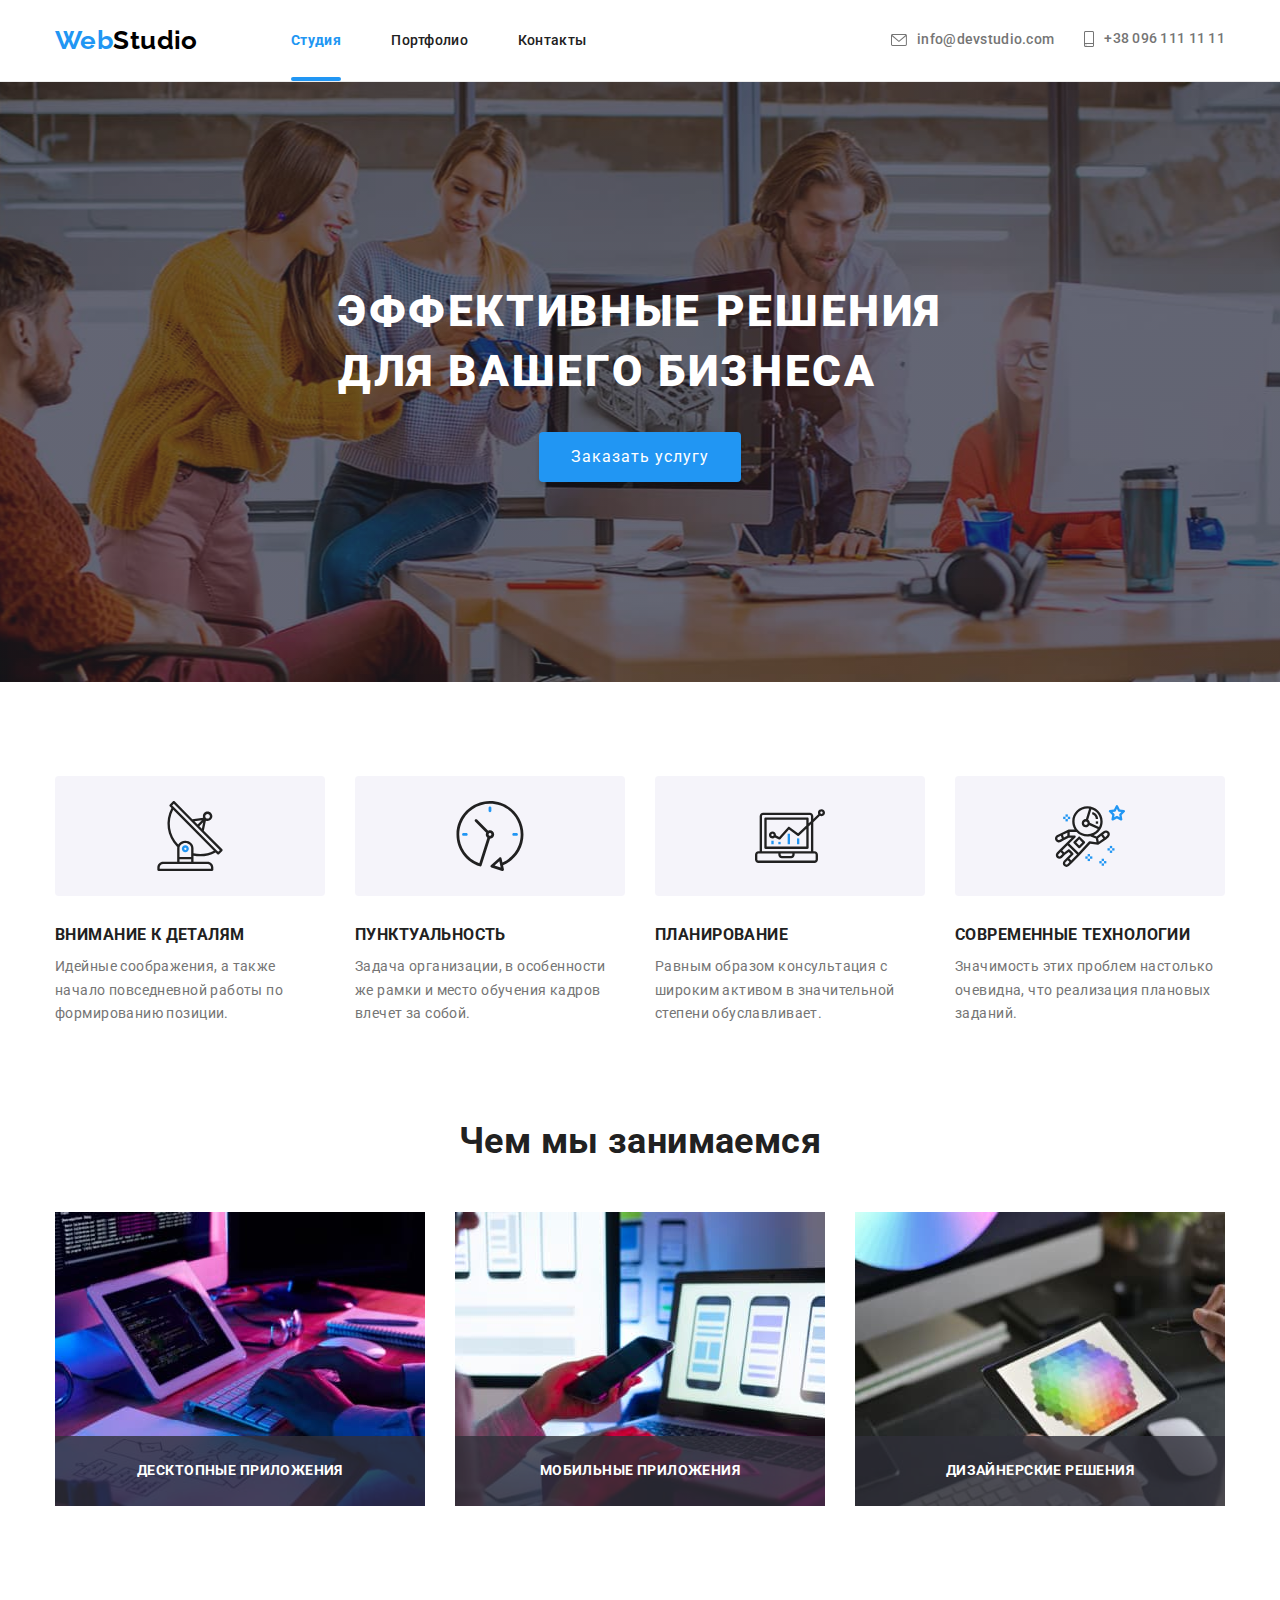
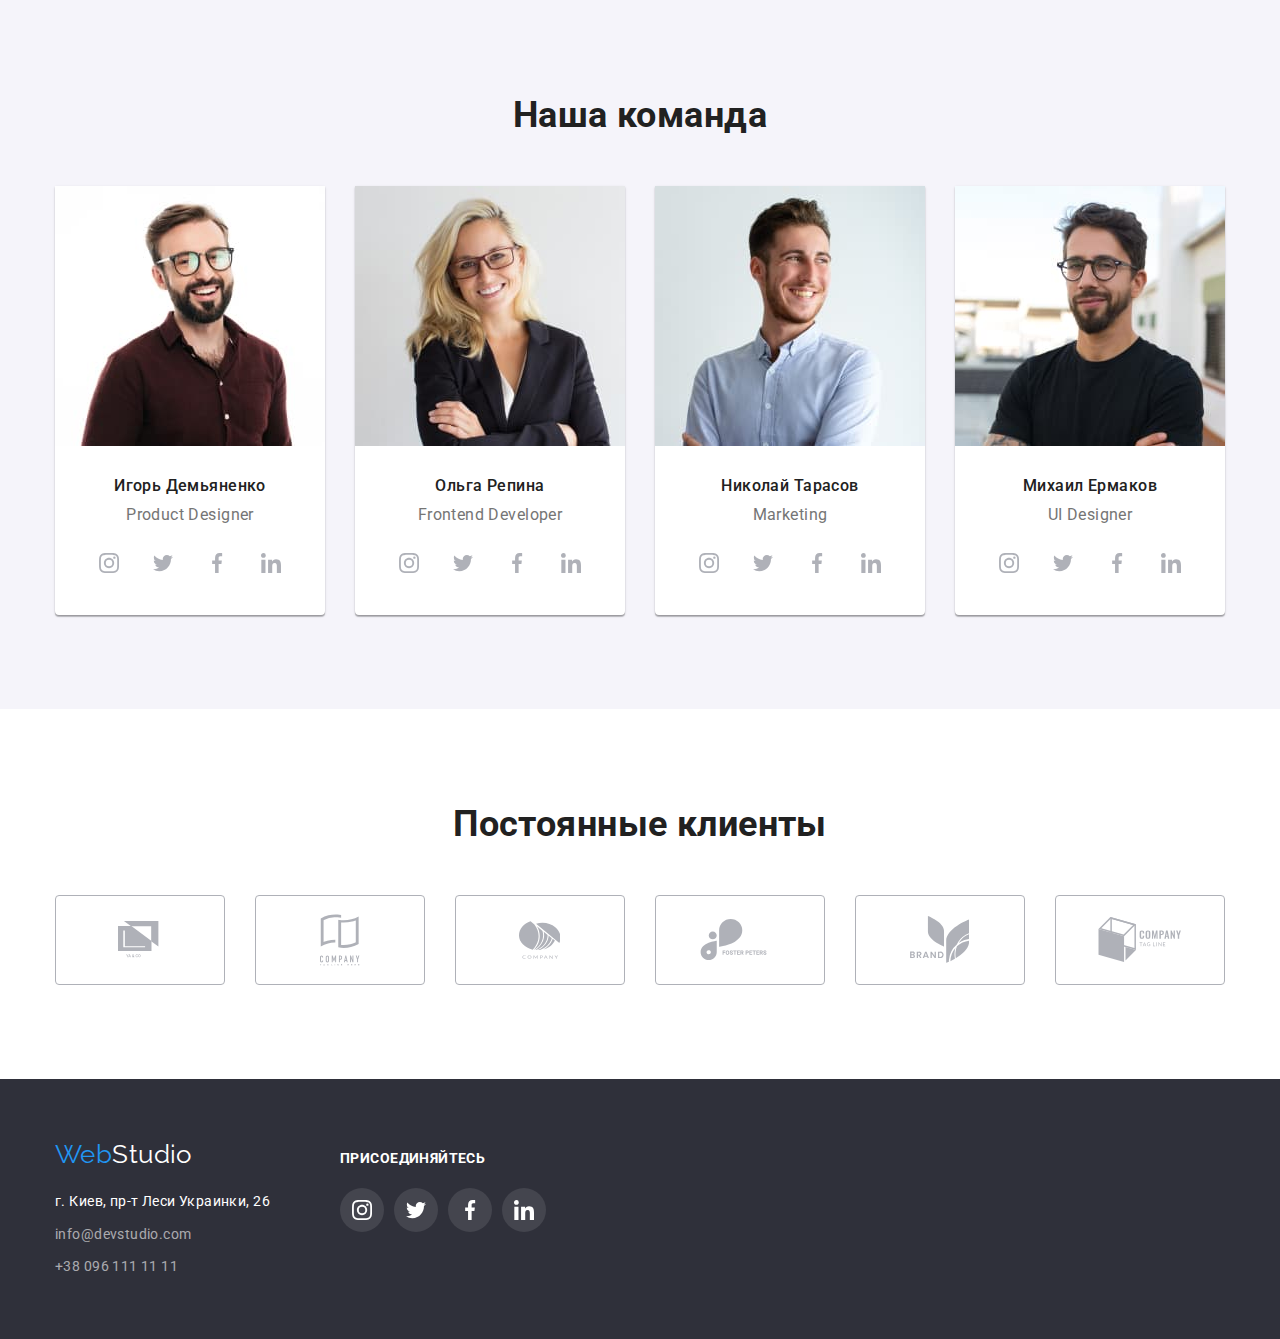
<file: index.html>
<!DOCTYPE html>
<html lang="ru">
  <head>
    <meta charset="UTF-8" />
    <meta name="viewport" content="width=device-width, initial-scale=1.0" />
    <title>Site_WebStudia</title>
    <link rel="stylesheet" href="./css/normalize.css" />
    <link
      href="https://fonts.googleapis.com/css2?family=Raleway:wght@700&family=Roboto:wght@400;500;700;900&display=swap"
      rel="stylesheet"
    />
    <link rel="stylesheet" href="./css/style.css" />
  </head>
  <body>
    <!--Header-->
    <header class="page-header">
      <div class="container flexbox">
        <nav class="navigation">
          <a lang="en" href="./" class="logo">
            <span class="logo-web">Web</span>Studio</a
          >
          <!--Main navigation-->
          <ul class="list site-nav">
            <li class="item">
              <a href="./" class="active"> <span>Cтудия</span> </a>
            </li>
            <li class="item">
              <a href="./portfolio.html" class="link">Портфолио</a>
            </li>
            <li class="item"><a href="./" class="link">Контакты</a></li>
          </ul>
        </nav>
        <!--feedback-->
        <ul class="list site-adr flexbox">
          <li class="item">
            <a href="mailto:info@devstudio.com" class="link">
              <svg class="icon mail" width="16" height="12">
                <use href="./image/sprite.svg#icon-mail"></use>
              </svg>
              info@devstudio.com</a
            >
          </li>
          <li class="item">
            <a href="tel:+38-095-111-11-11" class="link">
              <svg class="icon tel" width="10" height="16">
                <use href="./image/sprite.svg#icon-smartphone"></use>
              </svg>
              +38 096 111 11 11</a
            >
          </li>
        </ul>
      </div>
    </header>
    <!--main info-->
    <main>
      <!--Poster-->

      <section class="overlay">
        <div class="poster">
          <h1 class="main-title">
            Эффективные решения <br />
            для вашего бизнеса
          </h1>
          <button type="button" class="button-poster" data-modal-open>
            Заказать услугу
          </button>
        </div>
      </section>

      <!--Advantage-->

      <section class="section advantage">
        <div class="container">
          <h2 class="hiden-title">Преимущества</h2>
          <ul class="list-advantage list flexbox">
            <li class="item icon-antena">
              <h3 class="title">Внимание к деталям</h3>
              <p class="text">
                Идейные соображения, а также начало повседневной работы по
                формированию позиции.
              </p>
            </li>
            <li class="item icon-clock">
              <h3 class="title">Пунктуальность</h3>
              <p class="text">
                Задача организации, в особенности же рамки и место обучения
                кадров влечет за собой.
              </p>
            </li>
            <li class="item icon-diagram">
              <h3 class="title">Планирование</h3>
              <p class="text">
                Равным образом консультация с широким активом в значительной
                степени обуславливает.
              </p>
            </li>
            <li class="item icon-astronaut">
              <h3 class="title">Современные технологии</h3>
              <p class="text">
                Значимость этих проблем настолько очевидна, что реализация
                плановых заданий.
              </p>
            </li>
          </ul>
        </div>
      </section>

      <!--Work performed-->

      <section class="section">
        <div class="container">
          <h2 class="section-title">Чем мы занимаемся</h2>
          <ul class="list work-list flexbox">
            <li class="item">
              <div class="work-thumb">
                <img
                  src="./image/notebook.jpg"
                  alt="руки на клавиатуре"
                  width="370"
                />
                <p class="thumb-text">Десктопные приложения</p>
              </div>
            </li>
            <li class="item">
              <div class="work-thumb">
                <img
                  src="./image/mobile.jpg"
                  alt="телефон в руках"
                  width="370"
                />
                <p class="thumb-text">Мобильные приложения</p>
              </div>
            </li>
            <li class="item">
              <div class="work-thumb">
                <img src="./image/notepad.jpg" alt="планшет" width="370" />
                <p class="thumb-text">Дизайнерские решения</p>
              </div>
            </li>
          </ul>
        </div>
      </section>

      <!--command-->

      <section class="section command">
        <div class="container">
          <h2 class="section-title">Наша команда</h2>
          <ul class="list comand-list flexbox">
            <li class="item">
              <img src="./image/igordemianenko.jpg" alt="Игорь Демьяненко" />

              <div class="comander-container">
                <h3 class="title">Игорь Демьяненко</h3>
                <p class="text" lang="en">Product Designer</p>
              </div>
              <!-- список икон для соц сетей -->
              <div class="social-container">
                <ul class="list social">
                  <li class="social-item">
                    <a
                      href="https://www.instagram.com/?hl=uk"
                      class="social-link"
                      target="_blank"
                      rel="noopener noreferrer"
                      aria-label="ссылка инстаграм"
                    >
                      <svg class="icon">
                        <use href="./image/sprite.svg#icon-instagram"></use>
                      </svg>
                    </a>
                  </li>
                  <li class="social-item">
                    <a
                      href="https://twitter.com/?lang=uk"
                      class="social-link"
                      target="_blank"
                      rel="noopener noreferrer"
                      aria-label="ссылка твиттер"
                    >
                      <svg class="icon">
                        <use href="./image/sprite.svg#icon-twitter"></use>
                      </svg>
                    </a>
                  </li>
                  <li class="social-item">
                    <a
                      href="https://uk-ua.facebook.com"
                      class="social-link"
                      target="_blank"
                      rel="noopener noreferrer"
                      aria-label="ссылка фейсбук"
                    >
                      <svg class="icon">
                        <use href="./image/sprite.svg#icon-facebook"></use>
                      </svg>
                    </a>
                  </li>
                  <li class="social-item">
                    <a
                      href="https://www.linkedin.com/uas/login?_l=ru"
                      class="social-link"
                      target="_blank"
                      rel="noopener noreferrer"
                      aria-label="ссылка линкедин"
                    >
                      <svg class="icon">
                        <use href="./image/sprite.svg#icon-linkedin"></use>
                      </svg>
                    </a>
                  </li>
                </ul>
              </div>
            </li>
            <li class="item">
              <img src="./image/olharepina.jpg" alt="Ольга Репина" />

              <div class="comander-container">
                <h3 class="title">Ольга Репина</h3>
                <p class="text" lang="en">
                  <span> Frontend Developer </span>
                </p>
              </div>
              <!-- список икон для соц сетей -->
              <div class="social-container">
                <ul class="list social">
                  <li class="social-item">
                    <a
                      href="https://www.instagram.com/?hl=uk"
                      class="social-link"
                      target="_blank"
                      rel="noopener noreferrer"
                      aria-label="ссылка инстаграм"
                    >
                      <svg class="icon">
                        <use href="./image/sprite.svg#icon-instagram"></use>
                      </svg>
                    </a>
                  </li>
                  <li class="social-item">
                    <a
                      href="https://twitter.com/?lang=uk"
                      class="social-link"
                      target="_blank"
                      rel="noopener noreferrer"
                      aria-label="ссылка твиттер"
                    >
                      <svg class="icon">
                        <use href="./image/sprite.svg#icon-twitter"></use>
                      </svg>
                    </a>
                  </li>
                  <li class="social-item">
                    <a
                      href="https://uk-ua.facebook.com"
                      class="social-link"
                      target="_blank"
                      rel="noopener noreferrer"
                      aria-label="ссылка фейсбук"
                    >
                      <svg class="icon">
                        <use href="./image/sprite.svg#icon-facebook"></use>
                      </svg>
                    </a>
                  </li>
                  <li class="social-item">
                    <a
                      href="https://www.linkedin.com/uas/login?_l=ru"
                      class="social-link"
                      target="_blank"
                      rel="noopener noreferrer"
                      aria-label="ссылка ликедин"
                    >
                      <svg class="icon">
                        <use href="./image/sprite.svg#icon-linkedin"></use>
                      </svg>
                    </a>
                  </li>
                </ul>
              </div>
            </li>
            <li class="item">
              <img src="./image/nikolaitarasov.jpg" alt="Николай Тарасов" />
              <div class="comander-container">
                <h3 class="title">Николай Тарасов</h3>
                <p class="text" lang="en">Marketing</p>
              </div>
              <!-- список икон для соц сетей -->
              <div class="social-container">
                <ul class="list social">
                  <li class="social-item">
                    <a
                      href="https://www.instagram.com/?hl=uk"
                      class="social-link"
                      target="_blank"
                      rel="noopener noreferrer"
                      aria-label="ссылка инстаграм"
                    >
                      <svg class="icon">
                        <use href="./image/sprite.svg#icon-instagram"></use>
                      </svg>
                    </a>
                  </li>
                  <li class="social-item">
                    <a
                      class="social-link"
                      href="https://twitter.com/?lang=uk"
                      target="_blank"
                      rel="noopener noreferrer"
                      aria-label="ссылка твиттер"
                    >
                      <svg class="icon">
                        <use href="./image/sprite.svg#icon-twitter"></use>
                      </svg>
                    </a>
                  </li>
                  <li class="social-item">
                    <a
                      href="https://uk-ua.facebook.com"
                      class="social-link"
                      target="_blank"
                      rel="noopener noreferrer"
                      aria-label="ссылка фейсбук"
                    >
                      <svg class="icon">
                        <use href="./image/sprite.svg#icon-facebook"></use>
                      </svg>
                    </a>
                  </li>
                  <li class="social-item">
                    <a
                      href="https://www.linkedin.com/uas/login?_l=ru"
                      class="social-link"
                      target="_blank"
                      rel="noopener noreferrer"
                      aria-label="ссылка линкедин"
                    >
                      <svg class="icon">
                        <use href="./image/sprite.svg#icon-linkedin"></use>
                      </svg>
                    </a>
                  </li>
                </ul>
              </div>
            </li>
            <li class="item">
              <img src="./image/michailermakov.jpg" alt="Михаил Ермаков" />
              <div class="comander-container">
                <h3 class="title">Михаил Ермаков</h3>
                <p class="text" lang="en">UI Designer</p>
              </div>
              <!-- список икон для соц сетей -->
              <div class="social-container">
                <ul class="list social">
                  <li class="social-item">
                    <a
                      href="https://www.instagram.com/?hl=uk"
                      class="social-link"
                      target="_blank"
                      rel="noopener noreferrer"
                      aria-label="ссылка инстаграм"
                    >
                      <svg class="icon">
                        <use href="./image/sprite.svg#icon-instagram"></use>
                      </svg>
                    </a>
                  </li>
                  <li class="social-item">
                    <a
                      href="https://twitter.com/?lang=uk"
                      class="social-link"
                      target="_blank"
                      rel="noopener noreferrer"
                      aria-label="ссылка твиттер"
                    >
                      <svg class="icon">
                        <use href="./image/sprite.svg#icon-twitter"></use>
                      </svg>
                    </a>
                  </li>
                  <li class="social-item">
                    <a
                      href="https://uk-ua.facebook.com"
                      class="social-link"
                      target="_blank"
                      rel="noopener noreferrer"
                      aria-label="ссылка фейсбук"
                    >
                      <svg class="icon">
                        <use href="./image/sprite.svg#icon-facebook"></use>
                      </svg>
                    </a>
                  </li>
                  <li class="social-item">
                    <a
                      href="https://www.linkedin.com/uas/login?_l=ru"
                      target="_blank"
                      rel="noopener noreferrer"
                      aria-label="ссылка линкедин"
                      class="social-link"
                    >
                      <svg class="icon">
                        <use href="./image/sprite.svg#icon-linkedin"></use>
                      </svg>
                    </a>
                  </li>
                </ul>
              </div>
            </li>
          </ul>
        </div>
      </section>
      <!-- Клиенты -->
      <section class="section client">
        <div class="container">
          <h2 class="section-title">Постоянные клиенты</h2>
          <ul class="list client-list flexbox">
            <li class="client-item">
              <a
                href="./"
                class="link"
                target="_blank"
                rel="noopener noreferrer"
                aria-label="ссылка компания ya-go"
              >
                <svg class="icon" width="44" height="50">
                  <use href="./image/sprite.svg#icon-ya-go"></use>
                </svg>
              </a>
            </li>

            <li class="client-item">
              <a
                href="./"
                class="link"
                target="_blank"
                rel="noopener noreferrer"
                aria-label="ссылка компания tagline"
              >
                <svg class="icon" width="40" height="52">
                  <use href="./image/sprite.svg#icon-logo"></use>
                </svg>
              </a>
            </li>

            <li class="client-item">
              <a
                href="./"
                class="link"
                target="_blank"
                rel="noopener noreferrer"
                aria-label="ссылка компания "
              >
                <svg class="icon" width="41" height="42">
                  <use href="./image/sprite.svg#icon-compane-two"></use>
                </svg>
              </a>
            </li>
            <li class="client-item">
              <a
                href="./"
                class="link"
                target="_blank"
                rel="noopener noreferrer"
                aria-label="ссылка компания foster"
              >
                <svg class="icon" width="80" height="42">
                  <use href="./image/sprite.svg#icon-foster"></use>
                </svg>
              </a>
            </li>
            <li class="client-item">
              <a
                href="./"
                class="link"
                target="_blank"
                rel="noopener noreferrer"
                aria-label="ссылка компания brand "
              >
                <svg class="icon" width="59" height="47">
                  <use href="./image/sprite.svg#icon-brand"></use>
                </svg>
              </a>
            </li>
            <li class="client-item">
              <a
                href="./"
                class="link"
                target="_blank"
                rel="noopener noreferrer"
                aria-label="ссылка компания tag-line"
              >
                <svg class="icon" width="88" height="45">
                  <use href="./image/sprite.svg#icon-tag"></use>
                </svg>
              </a>
            </li>
          </ul>
        </div>
      </section>
    </main>

    <!--Footer-->
    <footer class="page-foter flexbox">
      <div class="container footer-flexbox">
        <div class="foter-container">
          <a lang="en" href="./" class="logo-foter">
            <span class="logo-web">Web</span>Studio</a
          ><br />
          <address class="adress">
            <p class="text">г. Киев, пр-т Леси Украинки, 26</p>

            <a href="mailto:info@devstudio.com" class="link footer-link"
              >info@devstudio.com</a
            >

            <a href="tel:+38-096-111-11-11" class="link footer-link">
              +38 096 111 11 11</a
            >
          </address>
        </div>
        <div class="footer-social-container">
          <p class="footer-title">присоединяйтесь</p>
          <ul class="list footer-social">
            <li class="item">
              <a
                href="https://www.instagram.com/?hl=uk"
                class="footer-social-link"
                target="_blank"
                rel="noopener noreferrer"
                aria-label="ссылка инстаграм"
              >
                <svg class="icon">
                  <use href="./image/sprite.svg#icon-instagram"></use>
                </svg>
              </a>
            </li>
            <li class="item">
              <a
                href="https://twitter.com/?lang=uk"
                class="footer-social-link"
                target="_blank"
                rel="noopener noreferrer"
                aria-label="ссылка твиттер"
              >
                <svg class="icon">
                  <use href="./image/sprite.svg#icon-twitter"></use>
                </svg>
              </a>
            </li>
            <li class="item">
              <a
                href="https://uk-ua.facebook.com"
                class="footer-social-link"
                target="_blank"
                rel="noopener noreferrer"
                aria-label="ссылка фейсбук"
              >
                <svg class="icon">
                  <use href="./image/sprite.svg#icon-facebook"></use>
                </svg>
              </a>
            </li>
            <li class="item">
              <a
                href="https://www.linkedin.com/uas/login?_l=ru"
                class="footer-social-link"
                target="_blank"
                rel="noopener noreferrer"
                aria-label="ссылка линкедин"
              >
                <svg class="icon" width="18px" height="18px">
                  <use href="./image/sprite.svg#icon-linkedin"></use>
                </svg>
              </a>
            </li>
          </ul>
        </div>
      </div>
    </footer>
    <!-- ------------ модальное окно -->
    <div class="backdrop is-hidden" data-modal>
      <div class="modal">
        <button class="bt-close flexbox" data-modal-close>
          <svg clas="modal-icon" width="18" height="18">
            <use href="./image/sprite.svg#icon-Vector"></use>
          </svg>
        </button>
      </div>
    </div>
    <script src="./js/script.js"></script>
  </body>
</html>
</file>
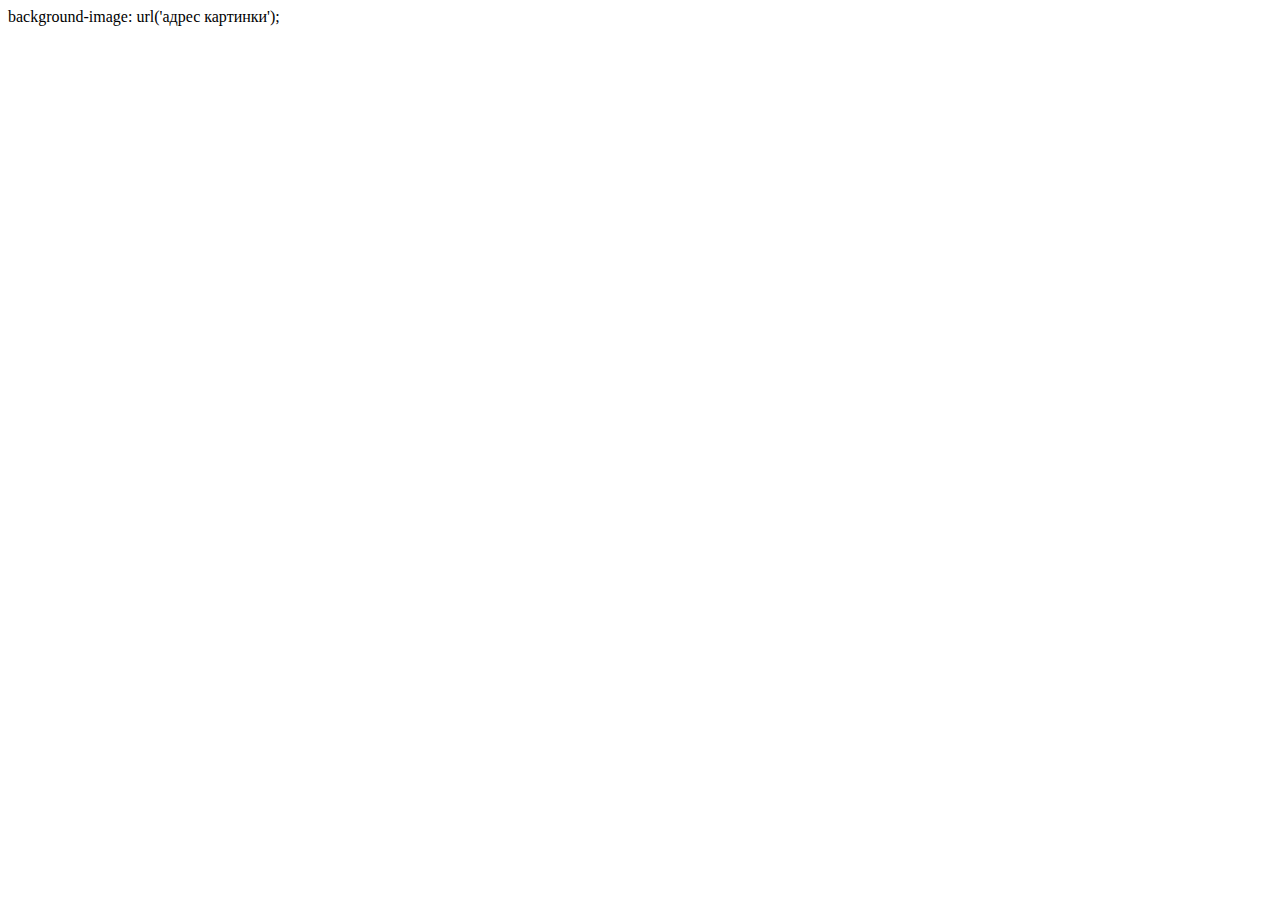
<file: background.html>
<!DOCTYPE html>
<html lang="en">
  <head>
    <meta charset="UTF-8" />
    <meta name="viewport" content="width=device-width, initial-scale=1.0" />
    <title>Document</title>
  </head>
  <body>
    background-image: url('адрес картинки');
  </body>
</html>
</file>
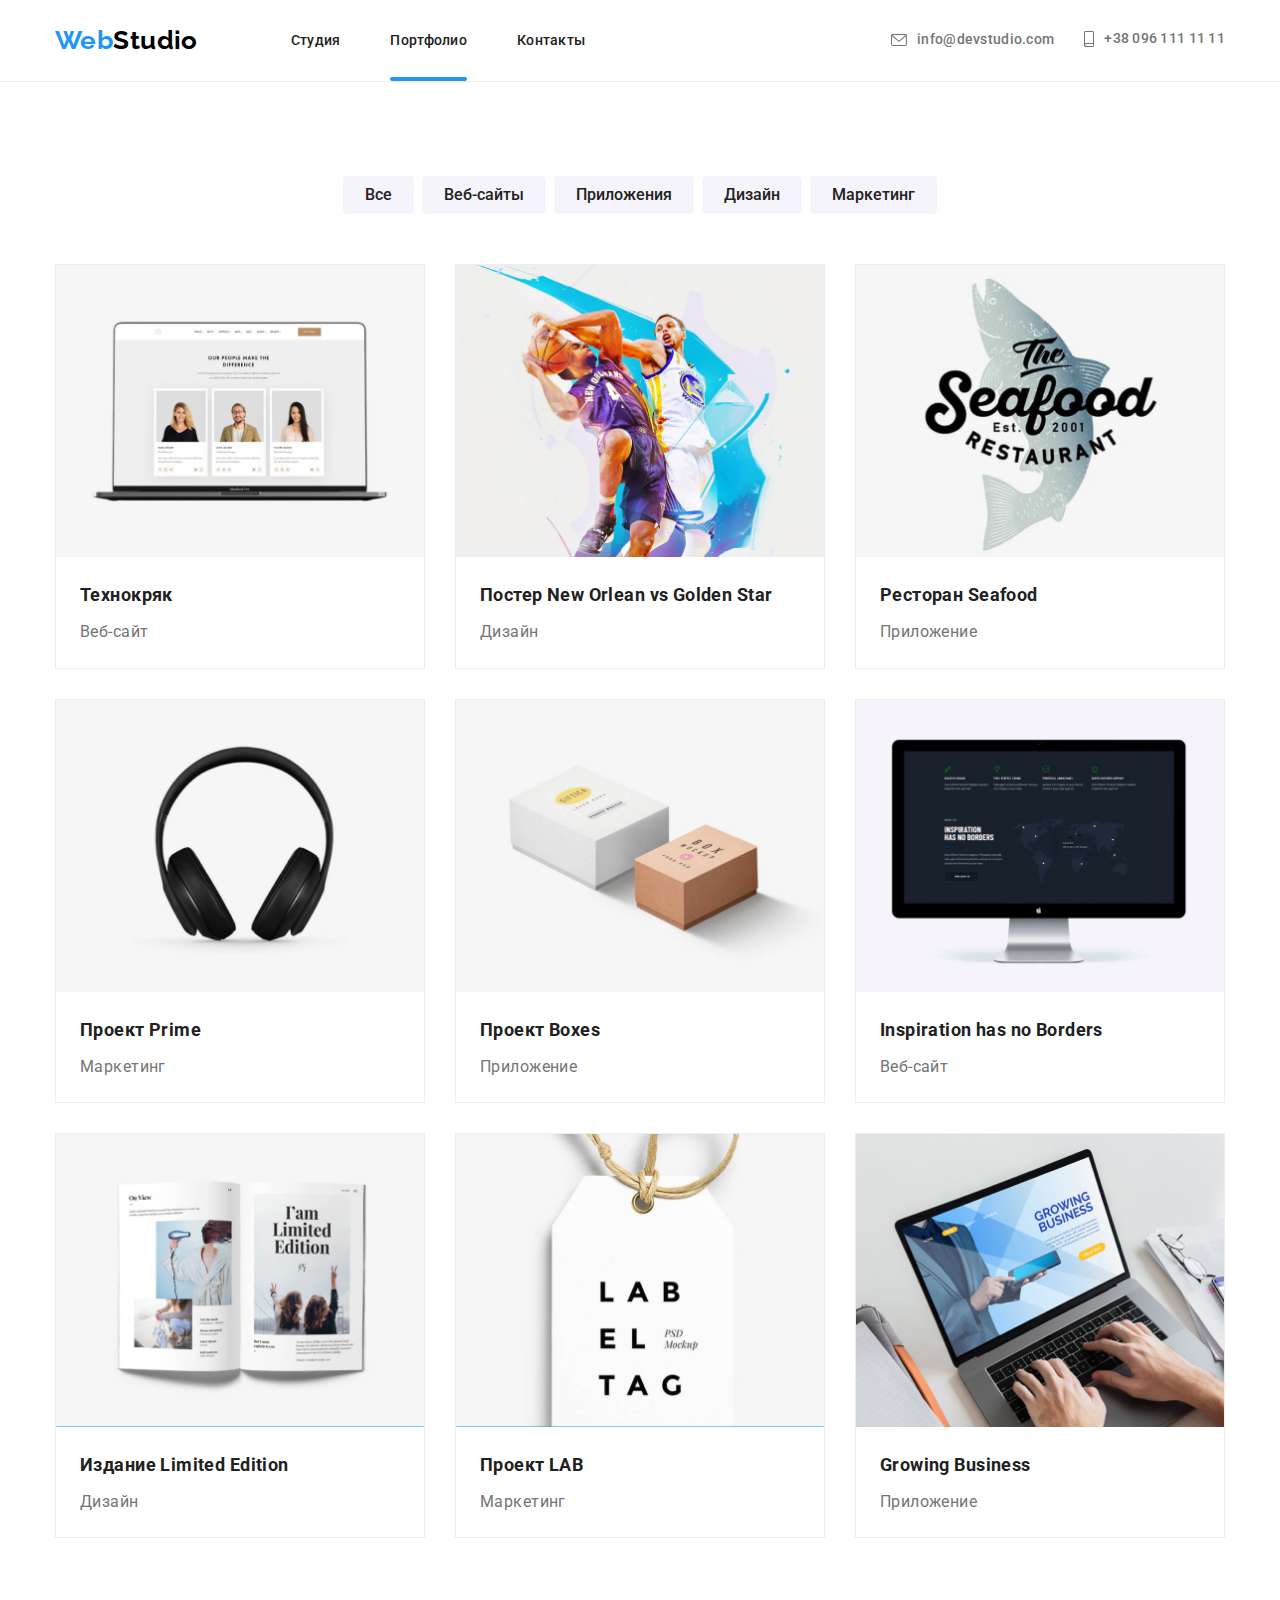
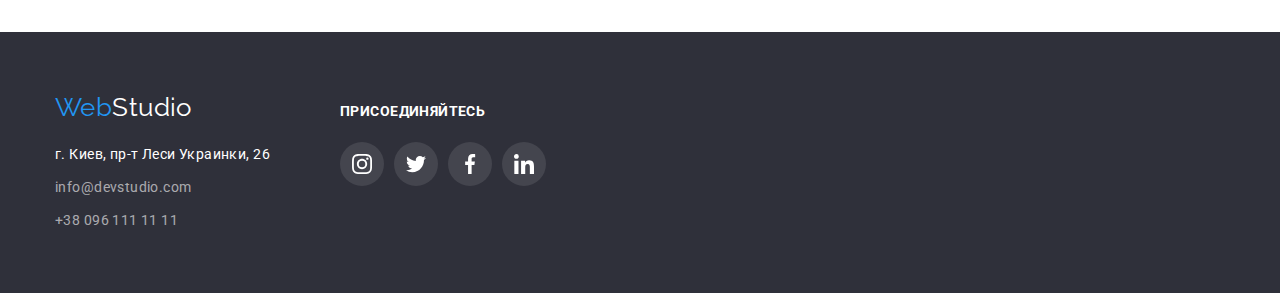
<file: portfolio.html>
<!DOCTYPE html>
<html lang="ru">
  <head>
    <meta charset="UTF-8" />
    <meta name="viewport" content="width=device-width, initial-scale=1.0" />
    <title>portfolio</title>
    <link rel="stylesheet" href="./css/normalize.css" />
    <link
      href="https://fonts.googleapis.com/css2?family=Raleway:wght@700&family=Roboto:wght@400;500;700;900&display=swap"
      rel="stylesheet"
    />
    <link rel="stylesheet" href="./css/style.css" />
  </head>

  <body>
    <!--Header-->
    <header class="page-header">
      <div class="container flexbox">
        <nav class="navigation">
          <a lang="en" href="./" class="logo">
            <span class="logo-web">Web</span>Studio</a
          >
          <!--Main navigation-->
          <ul class="list site-nav">
            <li class="item">
              <a href="./" class="link"> Cтудия </a>
            </li>
            <li class="item">
              <a href="./portfolio.html" class="link active"
                ><span>Портфолио</span></a
              >
            </li>
            <li class="item"><a href="./" class="link">Контакты</a></li>
          </ul>
        </nav>
        <!--feedback-->
        <!--feedback-->
        <ul class="list site-adr flexbox">
          <li class="item">
            <a href="mailto:info@devstudio.com" class="link">
              <svg class="icon mail" width="16" height="12">
                <use href="./image/sprite.svg#icon-mail"></use>
              </svg>
              info@devstudio.com</a
            >
          </li>
          <li class="item">
            <a href="tel:+38-095-111-11-11" class="link">
              <svg class="icon tel" width="10" height="16">
                <use href="./image/sprite.svg#icon-smartphone"></use>
              </svg>
              +38 096 111 11 11</a
            >
          </li>
        </ul>
      </div>
    </header>
    <main>
      <!--second navigation-menu-->
      <section class="section page-portfolio">
        <h1 class="hiden-title">Портфолио</h1>
        <ul class="list list-button flexbox">
          <li class="item">
            <button type="button" class="button-portfolio">Все</button>
          </li>
          <li class="item">
            <button type="button" class="button-portfolio">Веб-сайты</button>
          </li>
          <li class="item">
            <button type="button" class="button-portfolio">Приложения</button>
          </li>
          <li class="item">
            <button type="button" class="button-portfolio">Дизайн</button>
          </li>
          <li class="item">
            <button type="button" class="button-portfolio">Маркетинг</button>
          </li>
        </ul>
        <div class="container">
          <ul class="list list-service flexbox">
            <li class="item">
              <a class="link" href="/">
                <div class="portfolio-overlay">
                  <img
                    src="./imgportfolio/vebsite.jpg"
                    alt="ноутбук с фото людей"
                    width="370"
                  />
                  <p class="overlay-text">
                    Технокряк это современная площадка распространения
                    коронавируса. Компании используют эту платформу для
                    цифрового шпионажа и атак на защищённые сервера конкурентов.
                  </p>
                </div>
                <div class="servise-container">
                  <h2 class="servise-title">Технокряк</h2>
                  <p class="text">Веб-сайт</p>
                </div>
              </a>
            </li>
            <li class="item">
              <a class="link" href="">
                <div class="portfolio-overlay">
                  <img
                    src="./imgportfolio/disain.jpg"
                    alt="баскетболисты с мячем"
                    width="370"
                  />
                  <p class="overlay-text">
                    Технокряк это современная площадка распространения
                    коронавируса. Компании используют эту платформу для
                    цифрового шпионажа и атак на защищённые сервера конкурентов.
                  </p>
                </div>
                <div class="servise-container">
                  <h2 class="servise-title">
                    Постер New Orlean vs Golden Star
                  </h2>
                  <p class="text">Дизайн</p>
                </div>
              </a>
            </li>
            <li class="item">
              <a class="link" href="">
                <div class="portfolio-overlay">
                  <img
                    src="./imgportfolio/application.jpg"
                    alt="логотип ресторанаe a
                  food"
                    width="370"
                  />
                  <p class="overlay-text">
                    Технокряк это современная площадка распространения
                    коронавируса. Компании используют эту платформу для
                    цифрового шпионажа и атак на защищённые сервера конкурентов.
                  </p>
                </div>
                <div class="servise-container">
                  <h2 class="servise-title">Ресторан Seafood</h2>
                  <p class="text">Приложение</p>
                </div>
              </a>
            </li>
            <li class="item">
              <a class="link" href="/"
                ><div class="portfolio-overlay">
                  <img
                    src="./imgportfolio/handfree.jpg"
                    alt="наушники"
                    width="370"
                  />
                  <p class="overlay-text">
                    Технокряк это современная площадка распространения
                    коронавируса. Компании используют эту платформу для
                    цифрового шпионажа и атак на защищённые сервера конкурентов.
                  </p>
                </div>
                <div class="servise-container">
                  <h2 class="servise-title">Проект Prime</h2>
                  <p class="text">Маркетинг</p>
                </div>
              </a>
            </li>
            <li class="item">
              <a class="link" href="/"
                ><div class="portfolio-overlay">
                  <img
                    src="./imgportfolio/boxses.jpg"
                    alt="две коробки"
                    width="370"
                  />
                  <p class="overlay-text">
                    Технокряк это современная площадка распространения
                    коронавируса. Компании используют эту платформу для
                    цифрового шпионажа и атак на защищённые сервера конкурентов.
                  </p>
                </div>
                <div class="servise-container">
                  <h2 class="servise-title">Проект Boxes</h2>
                  <p class="text">Приложение</p>
                </div>
              </a>
            </li>
            <li class="item">
              <a class="link" href=""
                ><div class="portfolio-overlay">
                  <img
                    src="./imgportfolio/inspiration.jpg"
                    alt="ноутбук с изображением карты мира"
                    width="370"
                  />
                  <p class="overlay-text">
                    Технокряк это современная площадка распространения
                    коронавируса. Компании используют эту платформу для
                    цифрового шпионажа и атак на защищённые сервера конкурентов.
                  </p>
                </div>
                <div class="servise-container">
                  <h2 class="servise-title">Inspiration has no Borders</h2>
                  <p class="text">Веб-сайт</p>
                </div>
              </a>
            </li>
            <li class="item">
              <a class="link" href="">
                <div class="portfolio-overlay">
                  <img
                    src="./imgportfolio/limited.jpg"
                    alt="журнала с надписью ограниченное издательство"
                    width="370"
                  />
                  <p class="overlay-text">
                    Технокряк это современная площадка распространения
                    коронавируса. Компании используют эту платформу для
                    цифрового шпионажа и атак на защищённые сервера конкурентов.
                  </p>
                </div>
                <div class="servise-container">
                  <h2 class="servise-title">Издание Limited Edition</h2>
                  <p class="text">Дизайн</p>
                </div>
              </a>
            </li>
            <li class="item">
              <a class="link" href="">
                <div class="portfolio-overlay">
                  <img src="./imgportfolio/lab.jpg" alt="буквы" width="370" />
                  <p class="overlay-text">
                    Технокряк это современная площадка распространения
                    коронавируса. Компании используют эту платформу для
                    цифрового шпионажа и атак на защищённые сервера конкурентов.
                  </p>
                </div>
                <div class="servise-container">
                  <h2 class="servise-title">Проект LAB</h2>
                  <p class="text">Маркетинг</p>
                </div>
              </a>
            </li>
            <li class="item">
              <a class="link" href="">
                <div class="portfolio-overlay">
                  <img
                    src="./imgportfolio/bussines.jpg"
                    alt="руки на клавиатуре"
                    width="370"
                  />
                </div>
                <div class="servise-container">
                  <h2 class="servise-title">Growing Business</h2>
                  <p class="text">Приложение</p>
                </div>
              </a>
            </li>
          </ul>
        </div>
      </section>
    </main>
    <!--Footer-->
    <footer class="page-foter flexbox">
      <div class="container footer-flexbox">
        <div class="foter-container">
          <a lang="en" href="./" class="logo-foter">
            <span class="logo-web">Web</span>Studio</a
          ><br />
          <address class="adress">
            <p class="text">г. Киев, пр-т Леси Украинки, 26</p>

            <a href="mailto:info@devstudio.com" class="link footer-link"
              >info@devstudio.com</a
            >

            <a href="tel:+38-096-111-11-11" class="link footer-link">
              +38 096 111 11 11</a
            >
          </address>
        </div>
        <div class="footer-social-container">
          <p class="footer-title">присоединяйтесь</p>
          <ul class="list footer-social">
            <li class="item">
              <a
                href="https://www.instagram.com/?hl=uk"
                class="footer-social-link"
                target="_blank"
                rel="noopener noreferrer"
                aria-label="ссылка инстаграм"
              >
                <svg class="icon">
                  <use href="./image/sprite.svg#icon-instagram"></use>
                </svg>
              </a>
            </li>
            <li class="item">
              <a
                href="https://twitter.com/?lang=uk"
                class="footer-social-link"
                target="_blank"
                rel="noopener noreferrer"
                aria-label="ссылка твиттер"
              >
                <svg class="icon">
                  <use href="./image/sprite.svg#icon-twitter"></use>
                </svg>
              </a>
            </li>
            <li class="item">
              <a
                href="https://uk-ua.facebook.com"
                class="footer-social-link"
                target="_blank"
                rel="noopener noreferrer"
                aria-label="ссылка фейсбук"
              >
                <svg class="icon">
                  <use href="./image/sprite.svg#icon-facebook"></use>
                </svg>
              </a>
            </li>
            <li class="item">
              <a
                href="https://www.linkedin.com/uas/login?_l=ru"
                class="footer-social-link"
                target="_blank"
                rel="noopener noreferrer"
                aria-label="ссылка линкедин"
              >
                <svg class="icon">
                  <use href="./image/sprite.svg#icon-linkedin"></use>
                </svg>
              </a>
            </li>
          </ul>
        </div>
      </div>
    </footer>
  </body>
</html>
</file>
<file: css/style.css>
:root {
  --title-color: #212121;
  --text-color: #757575;
  --white: #ffffff;
  --akcent-color: #2196f3;
  --link-color: rgba(255, 255, 255, 0.6);
  --logo2-color: #000000;
  --baner-bcg-color: #2f303a;
  --gray-bcg-color: #f5f4fa;
  --border-header: #ececec;
  --border-portfolio: #eeeeee;
  --overlay: #c4c4c4;
  --social-icon: #afb1b8;
  --background: rgba(47, 48, 58, 0.4);
  --trancision: 250ms cubic-bezier(0.4, 0, 0.2, 1);
}

body {
  color: var(--title-color);
  background-color: var(--white);

  font-family: Roboto, sans-serif;
  font-style: normal;
  font-weight: 700;
  font-size: 14px;
  line-height: 1.14;
  letter-spacing: 0.03em;
}
.container {
  width: 1200px;
  padding: 0 15px;
  margin-right: auto;
  margin-left: auto;
}
img {
  display: block;
  max-width: 100%;
  height: auto;
}
.link {
  text-decoration: none;
}
.list {
  list-style: none;
  padding: 0px;
  margin: 0px;
}
.item .link:hover,
.item .link:focus,
.item .link:active {
  color: var(--akcent-color);
  cursor: pointer;
}
/*header
.page-header {
  width: 1200px;
  padding-left: 15px;
  padding-right: 15px;
}*/
/*logo*/
.flexbox {
  display: flex;
  flex-wrap: wrap;
}
/*style for section*/
.section {
  padding: 94px 0;
}

/*style for title*/
.section-title {
  margin-top: 0px;
  margin-bottom: 50px;
  font-size: 36px;
  line-height: 1.17;
  text-align: center;
}
.title {
  margin-top: 0px;
  margin-bottom: 10px;
}
.text {
  margin: 0;
  color: var(--text-color);
  font-weight: 400;
}

/* hiden title */
.hiden-title {
  position: absolute;
  width: 1px;
  height: 1px;
  margin: -1px;
  border: 0px;
  padding: 0px;
  clip: rect(0 0 0 0);
  overflow: hidden;
}
/* ------------------------------------Header-------------------------------------- */
.logo-web {
  color: var(--akcent-color);

  font-family: Raleway, sans-serif;
}
.logo {
  margin-right: 93px;
  color: var(--logo2-color);
  text-decoration: none;

  font-family: Raleway, sans-serif;
  font-size: 26px;
  line-height: 1.2;
}
.page-header {
  padding: 25px 0;
  border-bottom: 1px solid var(--border-header);
}
.page-header .flexbox {
  align-items: center;
}

/*site-nav*/
.navigation {
  display: flex;
  align-items: center;
}
.site-nav {
  display: flex;
  margin-left: 0px;
}

.site-nav .link {
  padding: 32px 0;

  color: var(--title-color);

  cursor: pointer;
  font-weight: 500;
  letter-spacing: 0.02em;
  transition: var(--trancision);
}

.active {
  position: relative;
  padding: 32px 0;
  color: var(--akcent-color);
  text-decoration: none;
}
.site-nav .item:not(:last-child) {
  margin-right: 50px;
}
.active::after {
  display: flex;
  position: absolute;
  margin-right: auto;
  margin-left: auto;
  content: "";
  left: 0;
  bottom: 0;
  width: 100%;
  height: 4px;
  border-radius: 2px;
  background-color: var(--akcent-color);
  bottom: -2%;
}

/* adress header*/
/*link style*/
.site-adr {
  align-items: center;
  margin-left: auto;
  letter-spacing: 0.02em;

  border: none;
}

.site-adr .item:not(:last-child) {
  margin-right: 30px;
}

.site-adr .link {
  display: inline-flex;
  align-items: center;
  font-weight: 500;

  letter-spacing: 0.02em;
  color: var(--text-color);
  transition: var(--trancision);
}

/* конвертик и телефон возле почты */
.site-adr .icon {
  margin-right: 10px;
  fill: var(--text-color);
  transition: fill var(--trancision);
}

.site-adr .item:hover .icon {
  fill: var(--akcent-color);
}

/* .site-adr.link::before {
  content: "";
}
main */
/*style fo poster section*/

.overlay {
  background-color: var(--overlay);
}
.poster {
  display: flex;
  margin-right: auto;
  margin-left: auto;
  max-width: 1600px;
  height: 600px;
  align-items: center;
  background-repeat: no-repeat;
  background-position: center;
  flex-direction: column;
  justify-content: center;
  background-size: cover;
  background-image: linear-gradient(
      to right,
      var(--background),
      var(--background)
    ),
    url(../image/backgr-poster.jpg);
}

.main-title {
  margin-top: 0;
  margin-bottom: 30px;

  font-weight: 900;
  font-size: 44px;
  line-height: 1.36;
  letter-spacing: 0.06em;
  text-transform: uppercase;
  color: var(--white);
}
.button-poster {
  /* display: inline-block; */
  padding: 10px 32px;

  font-size: 16px;
  line-height: 1.87;

  letter-spacing: 0.06em;
  background-color: var(--akcent-color);
  color: var(--white);
  box-shadow: 0px 4px 4px rgba(0, 0, 0, 0.15);
  border-radius: 4px;
  border: none;
  outline: none;

  text-decoration: none;
}

/*style for advantage section*/
.advantage {
  padding-bottom: 0;
}

/* добавляем блоки для иконок сверху списка преимуществ с помощью псевдоелемента */

.list-advantage > .item::before {
  display: block;
  margin-bottom: 30px;

  content: "";
  height: 120px;
  background-repeat: no-repeat;
  background-position: center;
  background-color: var(--gray-bcg-color);
  border-radius: 4px;
}
.icon-item::before {
  padding: 25px 100px;
}
/* добавляем  иконки сверху списка преимуществ с помощью псевдоелемента */
.icon-antena::before {
  padding: 25px 100px;
  background-image: url(../image/antenna.svg);
}
.icon-clock::before {
  padding: 25px 100px;
  background-image: url(../image/clock.svg);
}
.icon-diagram::before {
  padding: 25px 100px;
  background-image: url(../image/diagram.svg);
}
.icon-astronaut::before {
  padding: 25px 100px;
  background-image: url(../image/astronaut.svg);
}

.list-advantage .item {
  width: calc((100% - 30px * 3) / 4);
  margin-right: 30px;
}

.list-advantage .item:nth-child(4n) {
  margin-right: 0;
}

.list-advantage .title {
  text-transform: uppercase;
  list-style: none;
}

.list-advantage .text {
  line-height: 1.7;
}

/*style for чем мы занимаемся*/

.work-list .item:nth-child(3n) {
  margin-right: 0px;
}
.work-list .item {
  width: calc((100% - 30px * 2) / 3);
  margin-right: 30px;
}

/* контейнер для рисунков, чтоб можно было позиционировать */
.work-thumb {
  position: relative;
}
.thumb-text {
  position: absolute;
  bottom: 0;
  right: 0;
  padding: 27px;
  margin: 0;
  text-align: center;
  height: 70px;
  width: 100%;

  color: var(--white);
  background: rgba(47, 48, 58, 0.8);
  text-transform: uppercase;
}
/*style for command*/
.command {
  background: var(--gray-bcg-color);
}
.comand-list .item:nth-child(4n) {
  margin-right: 0px;
}
.comand-list .item {
  width: calc((100% - 30px * 3) / 4);
  margin-right: 30px;
  background-color: var(--white);
  box-shadow: 0 1px 3px rgba(0, 0, 0, 0.12), 0px 1px 1px rgba(0, 0, 0, 0.14),
    0px 2px 1px rgba(0, 0, 0, 0.2);
  border-radius: 0px 0px 4px 4px;
}
/* padding for comands name and profeccion */
.comander-container {
  padding: 30px 0 16px;
}

.comand-list .title {
  font-weight: 500;
  font-size: 16px;
  line-height: 1.19;
  text-align: center;
}

.comand-list .text {
  font-size: 16px;
  line-height: 1.19;
  text-align: center;
}
/* style for social link in command */
.social-container {
  padding-bottom: 30px;
}
.social {
  display: flex;
  justify-content: center;
}
.social-item:not(:last-child) {
  margin-right: 10px;
}

/* style  for link in sosial list */
.social-link {
  display: flex;
  justify-content: center;
  align-items: center;
  width: 44px;
  height: 44px;
  border-radius: 50%;
  transition: var(--trancision);
}
.social-item .icon {
  width: 20px;
  height: 20px;
  fill: var(--social-icon);
  transition: fill var(--trancision);
}
/* еффект ховера для соц сетей фон */
.social-link:hover,
.social-link:focus {
  background: var(--akcent-color);
}
/* еффект ховера для соц сетей иконки */
.social-link:hover .icon,
.social-link:focus .icon {
  fill: var(--white);
}
/* еффекты для списка наши клиенты */
/* выравнивает по центру */

.client-item {
  display: flex;
  justify-content: center;

  width: calc((100% - 30px * 5) / 6);

  height: 90px;
  border: 1px solid var(--social-icon);
  border-radius: 4px;
  transition: var(--trancision);
}
.client-item:not(:last-child) {
  /* убираем марджины у последнего елемента */
  margin-right: 30px;
}

/* выравниваем иконки по центру*/
.client-item .link {
  display: flex;
  align-items: center;
  justify-content: center;
}

/* цвет для иконок */
.client-item .icon {
  fill: var(--social-icon);
  transition: fill var(--trancision);
}
/* ховер для рамок*/
.client-item:hover,
.client-item:focus {
  border-color: var(--akcent-color);
}
/* ховер для иконок*/
.client-item:hover .icon,
.icon .client-item:focus .icon {
  fill: var(--akcent-color);
}
/*----------------footer---------------------------*/
/*позиционирование двох дивов*/
.footer-flexbox {
  display: flex;
  align-items: baseline;
}

.page-foter {
  background: var(--baner-bcg-color);
  font-weight: 400;
  line-height: 1.7;
}
/* описываем контейнер контактов в футере, задаю верхний и нижний падинги*/
.foter-container {
  padding: 60px 0;
  margin-right: 70px;
}
.logo-foter {
  display: inline-block;
  margin-bottom: 20px;
  color: var(--white);
  text-decoration: none;

  font-family: Raleway, sans-serif;
  font-size: 26px;
  line-height: 1.2;
}
.asdress {
  flex-direction: column;
}
.foter-container .footer-link {
  margin-top: 9px;
  margin-bottom: 0px;
}
.adress .text {
  margin: 0;

  color: var(--white);
  font-style: normal;
}
.adress .link {
  display: block;
  color: var(--link-color);
  font-style: normal;
  transition: var(--trancision);
}

.adress .link:hover,
.adress .link:focus {
  color: var(--akcent-color);
  cursor: pointer;
}

/* ---------------колонка с соцсетями в футере----------------- */

/* стили для заголовка футера*/
.footer-title {
  font-weight: bold;
  font-size: 14px;
  margin-top: 0;
  margin-bottom: 20px;
  line-height: 1.4;
  color: var(--white);
  text-transform: uppercase;
}
/* стили для соц сетей футера */
.footer-social {
  display: flex;
}
.footer-social .item:not(:last-child) {
  margin-right: 10px;
}
/* серый фон кружочка */

/* style  for link in sosial list */
.footer-social-link {
  display: flex;
  justify-content: center;
  align-items: center;
  width: 44px;
  height: 44px;
  background: rgba(255, 255, 255, 0.1);

  border-radius: 50%;
  transition: background-color var(--trancision);
}
/* стиль для иконок соц. сетей футера */
.footer-social .icon {
  width: 20px;
  height: 20px;
  fill: var(--white);
}
/* ховер для ссылок соц сетей */
.footer-social-link:hover,
.footer-social-link:focus {
  background: var(--akcent-color);
}
/* !!!еффект ховера для иконок соц сетей соц сетей такой же как и усоц.сетей команды, поэтому отдельно не создавала */
.footer-social-link:hover .icon,
.footer-social-link:focus .icon {
  fill: var(--white);
}
/*style for portfolio*
/*title portfolio*/

/*style for button portfolio*/
/* hiden title for h1 in portfolio  */

.list-button {
  justify-content: center;
  margin-bottom: 50px;
}
.list-button .item:not(:last-child) {
  margin-right: 8px;
}

/* position for button portfolio*/

.button-portfolio {
  padding: 6px 22px;
  color: var(--title-color);
  background: var(--gray-bcg-color);

  font-weight: 500;
  font-size: 16px;
  line-height: 1.6;
  text-align: center;
  border-radius: 4px;
  transition: var(--trancision);
  border: none;
}

.button-portfolio:hover,
.button-portfolio:focus {
  color: var(--white);
  background: var(--akcent-color);
  cursor: pointer;
  box-shadow: 0px 3px 1px rgba(0, 0, 0, 0.1), 0px 1px 2px rgba(0, 0, 0, 0.08),
    0px 2px 2px rgba(0, 0, 0, 0.12);
  border: 1px solid var(--akcent-color);
  border-color: var(--akcent-color);
  outline: none;
  border: none;
}
/*grid for servse list*/

.list-service .item {
  width: calc((100% - 30px * 2) / 3);
  margin-right: 30px;
  margin-left: 0;
  margin-bottom: 30px;

  border: 1px solid var(--border-portfolio);
  transition: var(--trancision);
}

.list-service .item:nth-child(3n) {
  margin-right: 0;
}
.list-service .item:nth-last-child(-n + 3) {
  margin-bottom: 0;
}

.servise-container {
  padding: 20px 24px;
}
/*portfolio service*/
.servise-title {
  margin-top: 0;
  margin-bottom: 4px;
  font-weight: 700;
  font-size: 18px;
  line-height: 2;
  color: var(--title-color);
}
.list-service .text {
  font-size: 16px;
  line-height: 1.9;
}

/* Ховер и фокус для списка по сервису */

.list-service .item:hover {
  box-shadow: 0px 1px 1px rgba(0, 0, 0, 0.12), 0px 4px 4px rgba(0, 0, 0, 0.06),
    1px 4px 6px rgba(0, 0, 0, 0.16);
}
/* оверлей для списка сервиса */
.portfolio-overlay {
  position: relative;
  overflow: hidden;
}

.overlay-text {
  display: inline-block;
  position: absolute;
  margin: 0;
  top: 0;
  left: 0;
  width: 100%;
  height: 100%;
  background-color: rgba(33, 150, 243, 0.9);
  padding: 63px 24px;
  font-weight: 400;
  font-size: 18px;
  line-height: 1.55;
  color: var(--white);
  transform: translatey(100%);
  transition: transform 250ms cubic-bezier(0.4, 0, 0.2, 1);
}

/* переход для проектов */
.list-service .portfolio-overlay:hover .overlay-text,
.list-service .portfolio-overlay:focus .overlay-text {
  transform: translatey(0);
}

/*----- ---модальное окно--------- */

.backdrop {
  position: fixed;
  top: 0;
  left: 0;
  width: 100%;
  height: 100%;
  overflow: auto;
  background: rgba(0, 0, 0, 0.2);
  opacity: 1;
  transition: opacity var(--trancision);
}
/* скрываю модальное окно */
.backdrop.is-hidden {
  opacity: 0;
  pointer-events: none; /*проникает сквозь слой и выбирать и нажимать на элементы страницы  */
}
.backdrop.is-hidden .modal {
  transform: translate(-50%, -50%) scale(0.5);
}
.modal {
  position: absolute;
  top: 50%;
  left: 50%;
  min-width: 528px;
  min-height: 581px;

  background: var(--white);
  box-shadow: 0px 1px 3px rgba(0, 0, 0, 0.12), 0px 1px 1px rgba(0, 0, 0, 0.14),
    0px 2px 1px rgba(0, 0, 0, 0.2);
  border-radius: 4px;
  transform: translate(-50%, -50%) scale(1);
  transition: transform var(--trancision);
}
/* кнопка для закрития */
.bt-close {
  position: absolute;
  top: 8px;
  right: 8px;

  padding: 6px;

  background-color: var(--white);
  border: 1px solid rgba(0, 0, 0, 0.1);
  border-radius: 50%;
  color: var(--logo-color);
  text-align: center;
  cursor: pointer;
  outline: none;
}
/* стиль иконки */
.modal-icon {
  width: 18px;
  height: 18px;
  fill: var(--logo2-color);
}
</file>
